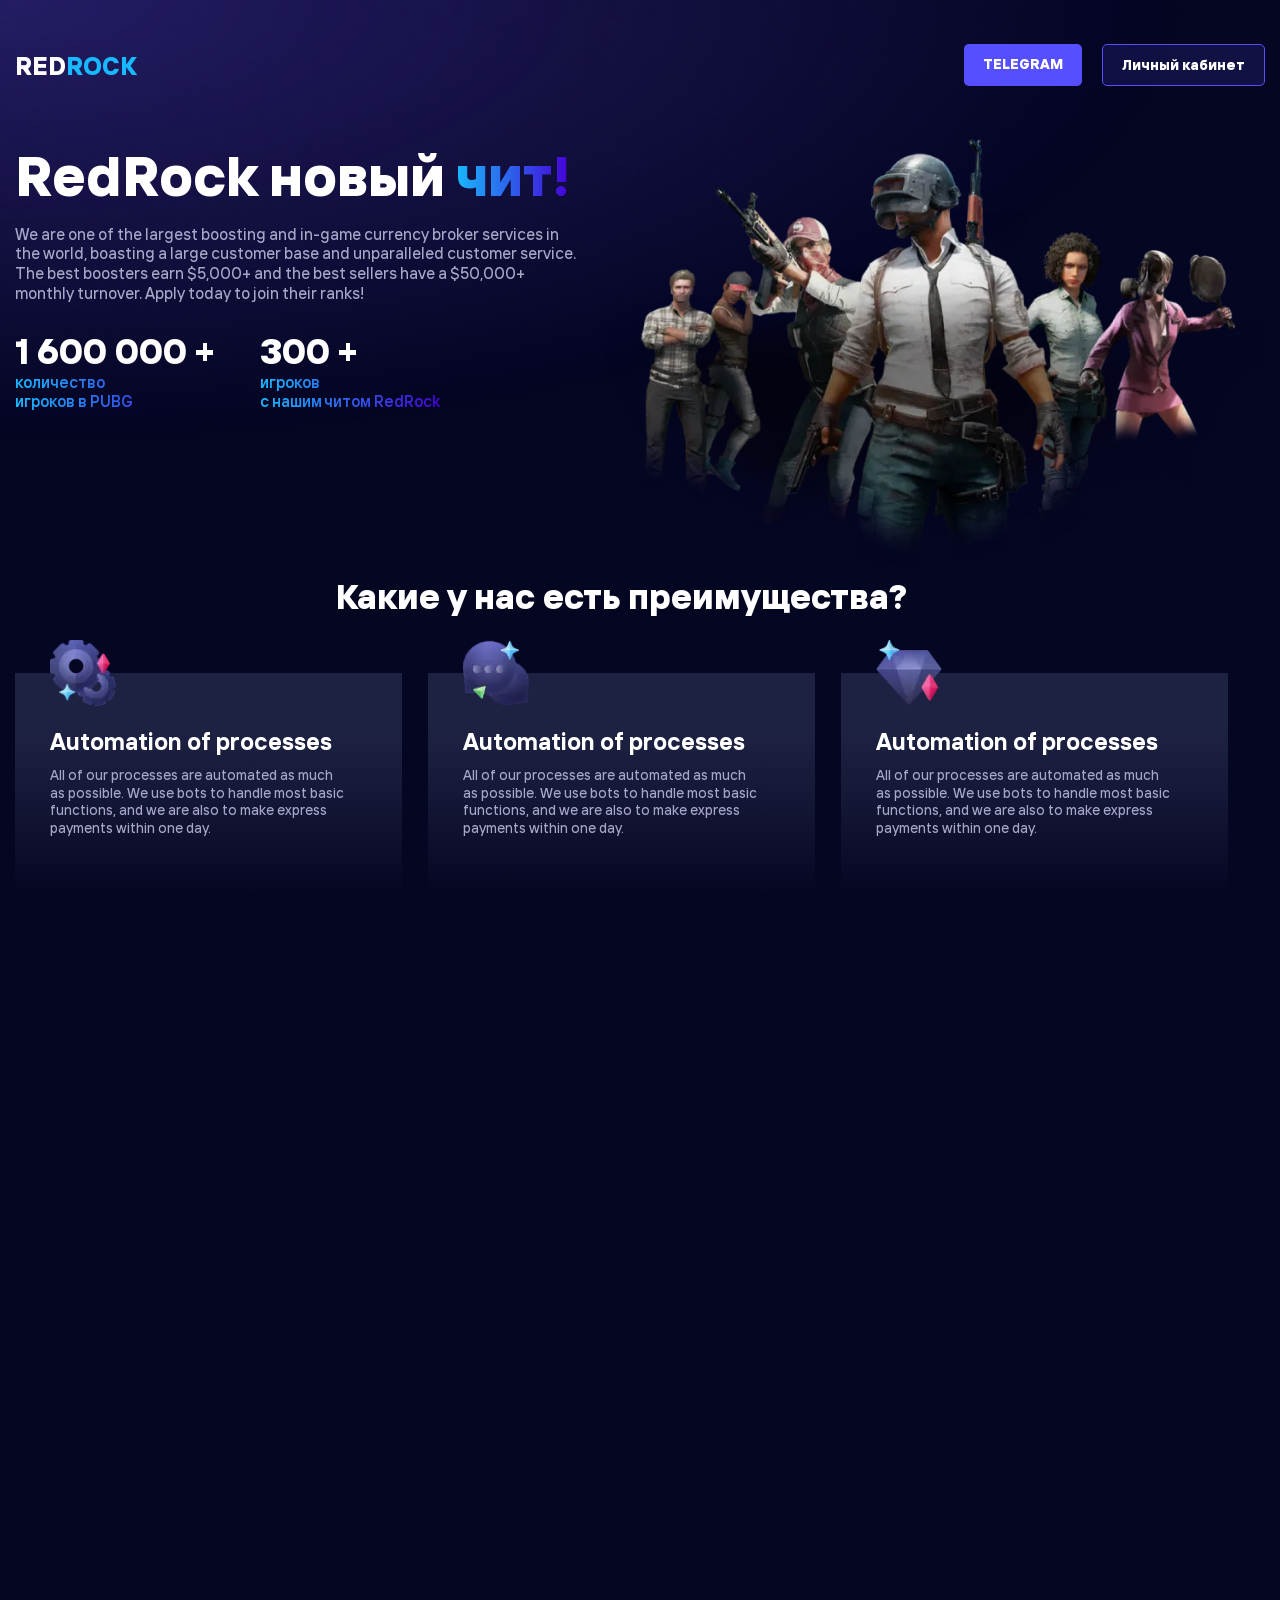
<file: index.html>
<!DOCTYPE html><html lang="ru"><head><!-- Google Tag Manager -->
<script>(function(w,d,s,l,i){w[l]=w[l]||[];w[l].push({'gtm.start':
new Date().getTime(),event:'gtm.js'});var f=d.getElementsByTagName(s)[0],
j=d.createElement(s),dl=l!='dataLayer'?'&l='+l:'';j.async=true;j.src=
'https://www.googletagmanager.com/gtm.js?id='+i+dl;f.parentNode.insertBefore(j,f);
})(window,document,'script','dataLayer','GTM-WSGQTXVS');</script>
<!-- End Google Tag Manager -->
  <meta charset="UTF-8"><meta http-equiv="X-UA-Compatible" content="IE=edge"><meta name="viewport" content="width=device-width,initial-scale=1"><link rel="stylesheet" href="css/style.min.css?_v=20220926040759"><title>Document</title></head><body><!-- Google Tag Manager (noscript) -->
<noscript><iframe src="https://www.googletagmanager.com/ns.html?id=GTM-WSGQTXVS"
height="0" width="0" style="display:none;visibility:hidden"></iframe></noscript>
<!-- End Google Tag Manager (noscript) --><picture><source srcset="./img/fon.webp" type="image/webp"><img class="fon-img" src="./img/fon.png" alt="fon"></picture><div class="wrapper"><header class="header"><div class="header__container"><div class="header__inner"><a href="#" class="header__logo">RED<span>ROCK</span></a><div class="header__buttons"><a href="#" class="header__telegram-btn btnColor1 button1">TELEGRAM</a> <a href="#" class="header__user-btn button2">Личный кабинет</a></div></div></div></header><main class="page"><section class="page__top top-page"><div class="top-page__container"><div class="top-page__inner"><div class="top-page__left-block"><h1 class="top-page__title">RedRock новый <span>чит!</span></h1><p class="top-page__text">We are one of the largest boosting and in-game currency broker services in the world, boasting a large customer base and unparalleled customer service. The best boosters earn $5,000+ and the best sellers have a $50,000+ monthly turnover. Apply today to join their ranks!</p><div class="top-page__statistics statistics"><div class="statistics__block"><div class="statistics__number">1 600 000 +</div><div class="statistics__text">количество</div><div class="statistics__text">игроков в PUBG</div></div><div class="statistics__block"><div class="statistics__number">300 +</div><div class="statistics__text">игроков</div><div class="statistics__text">с нашим читом RedRock</div></div></div></div><div class="top-page__img"><picture><source srcset="img/top.webp" type="image/webp"><img src="img/top.png" alt="img"></picture></div></div></div></section><section class="advantages"><div class="advantages__container"><div class="advantages__inner"><h2 class="advantages__title title">Какие у нас есть преимущества?</h2><div class="advantages__blocks"><div class="advantages__block"><div class="advantages__block-img"><picture><source srcset="./img/1.webp" type="image/webp"><img src="./img/1.png" alt=""></picture></div><h3 class="advantages__block-title">Automation of processes</h3><p class="advantages__block-text">All of our processes are automated as much as possible. We use bots to handle most basic functions, and we are also to make express payments within one day.</p></div><div class="advantages__block"><div class="advantages__block-img"><picture><source srcset="./img/2.webp" type="image/webp"><img src="./img/2.png" alt=""></picture></div><h3 class="advantages__block-title">Automation of processes</h3><p class="advantages__block-text">All of our processes are automated as much as possible. We use bots to handle most basic functions, and we are also to make express payments within one day.</p></div><div class="advantages__block"><div class="advantages__block-img"><picture><source srcset="./img/3.webp" type="image/webp"><img src="./img/3.png" alt=""></picture></div><h3 class="advantages__block-title">Automation of processes</h3><p class="advantages__block-text">All of our processes are automated as much as possible. We use bots to handle most basic functions, and we are also to make express payments within one day.</p></div></div></div></div></section><section class="platforms"><h2 class="platforms__title title">Платформы для нашего чита</h2><div class="platforms__inner"><div class="platforms__body"><div class="platforms__images"><div class="platforms__image platforms__image-none"><picture><source srcset="./img/android-1.webp" type="image/webp"><img src="./img/android-1.png" alt="img"></picture></div><div class="platforms__image"><span class="platforms__image-text">Menu</span><picture><source srcset="./img/android-2.webp" type="image/webp"><img src="./img/android-2.jpg" alt="img"></picture></div></div><div class="platforms__content"><h6 class="platforms__subtitle">Android <svg width="25" height="28" viewBox="0 0 25 28" fill="none" xmlns="http://www.w3.org/2000/svg"><path fill-rule="evenodd" clip-rule="evenodd" d="M7.32518 0.0538443C7.17902 0.164252 7.19631 0.206856 7.87691 1.4133C8.22064 2.0226 8.50189 2.53312 8.50189 2.54781C8.50189 2.56249 8.39957 2.62856 8.27451 2.69462C6.60855 3.57473 5.31791 5.02717 4.752 6.65872C4.53001 7.29874 4.38889 8.043 4.38889 8.57387V8.78091H12.4985L20.6082 8.78094L20.5897 8.41386C20.5055 6.74211 19.7238 5.12302 18.408 3.89472C17.9057 3.42583 17.3136 3.00094 16.7357 2.69462C16.611 2.62856 16.5091 2.56249 16.5091 2.54781C16.5091 2.53312 16.7903 2.02286 17.134 1.41392C17.8257 0.188463 17.8451 0.136516 17.6458 0.0375608C17.5451 -0.0124375 17.4535 -0.0120371 17.378 0.0387086C17.3451 0.0608382 17.1026 0.460264 16.8391 0.926292C16.5755 1.39235 16.2865 1.90207 16.1967 2.05901L16.0335 2.34434L15.8469 2.26837C15.1512 1.98496 14.2499 1.76785 13.395 1.67768C12.9501 1.63075 11.9646 1.63692 11.5161 1.68945C10.7402 1.78029 10.0454 1.94409 9.36127 2.19734L8.97765 2.33935L8.3492 1.229C8.00355 0.618294 7.68962 0.09159 7.65156 0.0585692C7.56375 -0.0176695 7.42255 -0.019725 7.32518 0.0538443ZM9.1004 4.72114C9.22582 4.77384 9.38028 4.9296 9.43743 5.06093C9.4866 5.17393 9.4866 5.44739 9.43743 5.56038C9.33459 5.79673 9.08289 5.95666 8.81368 5.95666C8.61257 5.95666 8.4826 5.90525 8.34178 5.77001C8.12863 5.56532 8.08424 5.22769 8.23746 4.97663C8.41675 4.68281 8.76434 4.5799 9.1004 4.72114ZM16.385 4.68257C16.7925 4.79933 16.9868 5.23912 16.7931 5.606C16.5517 6.06301 15.9197 6.0838 15.6333 5.64415C15.5679 5.54383 15.5486 5.48022 15.541 5.34053C15.5327 5.18829 15.5422 5.14369 15.6098 5.01836C15.7039 4.84364 15.8476 4.72779 16.0276 4.68126C16.2021 4.63623 16.2235 4.63631 16.385 4.68257ZM1.50303 9.12647C0.936428 9.26012 0.395175 9.66606 0.162824 10.1316C-0.012628 10.4833 -0.00478963 10.2681 0.00343813 14.4999L0.0109433 18.3508L0.0838536 18.5308C0.198431 18.8136 0.326573 18.9941 0.570654 19.2166C0.961639 19.573 1.43012 19.7588 1.9428 19.7608C2.26988 19.762 2.44617 19.7237 2.7489 19.5856C3.2138 19.3736 3.60047 18.8972 3.70791 18.4042C3.74254 18.2452 3.74868 17.6503 3.7491 14.4187C3.74963 10.2074 3.75897 10.4319 3.56728 10.0489C3.33376 9.58227 2.88143 9.23436 2.35258 9.11461C2.12148 9.06229 1.75339 9.06742 1.50303 9.12647ZM22.6016 9.12844C22.1068 9.25294 21.6725 9.58948 21.4583 10.0143C21.2511 10.4256 21.2623 10.1724 21.2623 14.4134C21.2623 18.6598 21.2511 18.4106 21.4601 18.8176C21.5514 18.9956 21.6246 19.0901 21.8011 19.2584C22.1676 19.6079 22.5537 19.763 23.0542 19.7618C23.3968 19.761 23.613 19.7103 23.9437 19.5534C24.4315 19.322 24.77 18.963 24.9363 18.5009L25 18.3241V14.4134V10.5027L24.9372 10.3292C24.9027 10.2337 24.837 10.0931 24.7913 10.0165C24.614 9.71969 24.2159 9.38601 23.8603 9.23634C23.4804 9.07639 22.9792 9.03341 22.6016 9.12844ZM4.4511 15.1542C4.45961 21.6251 4.43779 21.0014 4.67189 21.4607C4.83536 21.7814 5.16681 22.0997 5.50075 22.2567C5.89774 22.4433 5.97093 22.4546 6.86973 22.4683L7.66888 22.4805L7.67197 22.6713C7.67366 22.7762 7.68434 23.715 7.69565 24.7574C7.71841 26.8524 7.71019 26.7593 7.90649 27.1409C8.10534 27.5275 8.5505 27.8516 9.03091 27.9594C9.29067 28.0177 9.72435 28.0126 9.98686 27.9481C10.6207 27.7924 11.0937 27.3383 11.2391 26.7457C11.2753 26.5984 11.2817 26.2676 11.282 24.5238L11.2824 22.475H12.5055H13.7285L13.7289 24.5238C13.7294 26.8017 13.7253 26.7459 13.9167 27.1198C14.1243 27.5258 14.5682 27.8481 15.0766 27.9622C15.3692 28.0279 15.8704 28.0052 16.1485 27.9136C16.7193 27.7256 17.1249 27.3137 17.2782 26.7663C17.3197 26.6182 17.3261 26.3662 17.3348 24.5399L17.3446 22.4804L18.1425 22.4677C19.041 22.4534 19.1474 22.4375 19.5032 22.2636C19.9925 22.0245 20.3363 21.6237 20.5011 21.1003C20.5489 20.9481 20.5518 20.6529 20.5593 15.1675L20.5672 9.39488H12.5054H4.44351L4.4511 15.1542Z" fill="#A7A7C8"/></svg></h6><p class="platforms__text">Наш софт поддерживает все версии Android. После оплаты Вы получаете файл для установки нашего чита, а также, видео-инструкцию. Удалять старый PUBG MOBILE не требуется! Все работает на оригинальной версии. Вход в аккаунт работает со всех доступных сервисов.</p><div class="platforms__subtitle-list">Функционал:</div><ul class="platforms__list"><li class="platforms__item"><span class="platforms__item-text">WallHack - видеть противника сквозь стены</span></li><li class="platforms__item"><span class="platforms__item-text">AimBot - автоматическая наводка на противнка (тело:голова)</span></li><li class="platforms__item"><span class="platforms__item-text">LootHack - показывает все вещи сквозь стены</span></li><li class="platforms__item"><span class="platforms__item-text">NoRecoil - антиотдача на любое оружие (можно настроить %)</span></li><li class="platforms__item"><span class="platforms__item-text">JumpPring - можно заехать на любое здание с помощью авто.</span></li><li class="platforms__item"><span class="platforms__item-text">AntiBlocked - профессиональный анти-бан, за который еще не было ни одного бана, даем гарантию в течение всего срока тарифа.</span></li></ul><div class="platforms__actions"><button class="platforms__btn button1">КУПИТЬ</button><div class="platforms__actions-text">Если после оплаты у Вас возникли вопросы, то обращайтесь в <a href="#" class="platforms__actions-link">TELEGRAM</a></div></div></div></div></div></section><section class="platforms"><div class="platforms__body platforms__body-ios"><div class="platforms__content"><h6 class="platforms__subtitle">iOS <svg width="24" height="32" viewBox="0 0 24 32" fill="none" xmlns="http://www.w3.org/2000/svg"><path fill-rule="evenodd" clip-rule="evenodd" d="M18.8199 0.0488563C15.8121 0.497609 13.7 1.88528 12.675 4.08603C12.2534 4.99121 12.0054 6.09916 12.0054 7.07766V7.3544L12.2841 7.33262C13.2018 7.26087 14.2327 7.02874 15.0061 6.71976C17.5214 5.71478 19.014 3.5475 19.2043 0.623701C19.2372 0.118548 19.2283 -0.00613967 19.1598 0.000228628C19.1391 0.0021881 18.9861 0.0240363 18.8199 0.0488563ZM17.3708 9.81616C16.4353 9.87651 16.0536 9.97161 13.9959 10.6572L12.1813 11.2619L11.1938 10.9337C10.6507 10.7533 9.94692 10.5191 9.62984 10.4133C8.63547 10.0816 7.89922 9.96704 6.97439 10.0002C4.70998 10.0814 2.94774 11.1743 1.51437 13.3865C-0.462261 16.4371 -0.50391 20.3035 1.38952 24.9714C2.59461 27.9422 4.1508 30.2116 5.72319 31.291C6.6163 31.9041 7.45094 32.1047 8.46582 31.9501C8.87432 31.8879 9.26133 31.764 9.8548 31.5052C10.9679 31.02 11.4637 30.8927 12.5064 30.8247C12.9402 30.7964 13.0705 30.7992 13.3183 30.8424C13.8602 30.9369 14.6569 31.1537 15.4125 31.4122C16.7524 31.8705 16.9599 31.918 17.6097 31.915C17.9982 31.9132 18.1193 31.8998 18.3739 31.8303C19.124 31.6255 19.7992 31.1715 20.552 30.3658C21.8007 29.0293 22.9947 26.9979 23.7961 24.8462C24.0142 24.2607 24.0236 24.2289 23.9779 24.2289C23.9188 24.2289 23.3329 23.9179 23.0478 23.7352C21.5541 22.7778 20.5737 21.3867 20.2327 19.7407C20.1656 19.4169 20.148 19.2259 20.1342 18.67C20.1153 17.9149 20.1483 17.4768 20.271 16.8512C20.5333 15.514 21.1604 14.3456 22.0357 13.5635C22.3292 13.3013 22.7706 12.9991 23.0412 12.8752C23.1527 12.8241 23.2444 12.775 23.2448 12.766C23.2471 12.7229 22.7978 12.1457 22.5692 11.8981C21.2333 10.4505 19.3332 9.68958 17.3708 9.81616Z" fill="#A7A7C8"/></svg></h6><p class="platforms__text">Наш софт поддерживает все версии iOS. После оплаты Вы получаете файл для установки нашего чита, а также, видео-инструкцию. Удалять старый PUBG MOBILE не требуется! Все работает на оригинальной версии. Вход в аккаунт работает со всех доступных сервисов.</p><div class="platforms__subtitle-list">Функционал:</div><ul class="platforms__list"><li class="platforms__item"><span class="platforms__item-text">WallHack - видеть противника сквозь стены</span></li><li class="platforms__item"><span class="platforms__item-text">AimBot - автоматическая наводка на противнка (тело:голова)</span></li><li class="platforms__item"><span class="platforms__item-text">LootHack - показывает все вещи сквозь стены</span></li><li class="platforms__item"><span class="platforms__item-text">NoRecoil - антиотдача на любое оружие (можно настроить %)</span></li><li class="platforms__item"><span class="platforms__item-text">JumpPring - можно заехать на любое здание с помощью авто.</span></li><li class="platforms__item"><span class="platforms__item-text">AntiBlocked - профессиональный анти-бан, за который еще не было ни одного бана, даем гарантию в течение всего срока тарифа.</span></li></ul><div class="platforms__actions"><button class="platforms__btn button1">КУПИТЬ</button><div class="platforms__actions-text">Если после оплаты у Вас возникли вопросы, то обращайтесь в <a href="#" class="platforms__actions-link">TELEGRAM</a></div></div></div><div class="platforms__images"><div class="platforms__image"><span class="platforms__image-text">Menu</span><picture><source srcset="./img/IOS-1.webp" type="image/webp"><img src="./img/IOS-1.png" alt="img"></picture></div><div class="platforms__image platforms__image-none"><picture><source srcset="./img/IOS-2.webp" type="image/webp"><img src="./img/IOS-2.png" alt="img"></picture></div></div></div></section><section class="tariffs"><div class="tariffs__container"><h2 class="tariffs__title">Тарифы RedRock</h2><div class="tariffs__buttons"><button class="tariffs__button button1 btnColor1">Android</button> <button class="tariffs__button button2">iOS</button></div><div class="tariffs__inner"><div class="tariffs__tariff tariff"><div class="tariff__icon"><svg width="29" height="33" viewBox="0 0 25 28" fill="none" xmlns="http://www.w3.org/2000/svg"><path fill-rule="evenodd" clip-rule="evenodd" d="M7.32518 0.0538443C7.17902 0.164252 7.19631 0.206856 7.87691 1.4133C8.22064 2.0226 8.50189 2.53312 8.50189 2.54781C8.50189 2.56249 8.39957 2.62856 8.27451 2.69462C6.60855 3.57473 5.31791 5.02717 4.752 6.65872C4.53001 7.29874 4.38889 8.043 4.38889 8.57387V8.78091H12.4985L20.6082 8.78094L20.5897 8.41386C20.5055 6.74211 19.7238 5.12302 18.408 3.89472C17.9057 3.42583 17.3136 3.00094 16.7357 2.69462C16.611 2.62856 16.5091 2.56249 16.5091 2.54781C16.5091 2.53312 16.7903 2.02286 17.134 1.41392C17.8257 0.188463 17.8451 0.136516 17.6458 0.0375608C17.5451 -0.0124375 17.4535 -0.0120371 17.378 0.0387086C17.3451 0.0608382 17.1026 0.460264 16.8391 0.926292C16.5755 1.39235 16.2865 1.90207 16.1967 2.05901L16.0335 2.34434L15.8469 2.26837C15.1512 1.98496 14.2499 1.76785 13.395 1.67768C12.9501 1.63075 11.9646 1.63692 11.5161 1.68945C10.7402 1.78029 10.0454 1.94409 9.36127 2.19734L8.97765 2.33935L8.3492 1.229C8.00355 0.618294 7.68962 0.09159 7.65156 0.0585692C7.56375 -0.0176695 7.42255 -0.019725 7.32518 0.0538443ZM9.1004 4.72114C9.22582 4.77384 9.38028 4.9296 9.43743 5.06093C9.4866 5.17393 9.4866 5.44739 9.43743 5.56038C9.33459 5.79673 9.08289 5.95666 8.81368 5.95666C8.61257 5.95666 8.4826 5.90525 8.34178 5.77001C8.12863 5.56532 8.08424 5.22769 8.23746 4.97663C8.41675 4.68281 8.76434 4.5799 9.1004 4.72114ZM16.385 4.68257C16.7925 4.79933 16.9868 5.23912 16.7931 5.606C16.5517 6.06301 15.9197 6.0838 15.6333 5.64415C15.5679 5.54383 15.5486 5.48022 15.541 5.34053C15.5327 5.18829 15.5422 5.14369 15.6098 5.01836C15.7039 4.84364 15.8476 4.72779 16.0276 4.68126C16.2021 4.63623 16.2235 4.63631 16.385 4.68257ZM1.50303 9.12647C0.936428 9.26012 0.395175 9.66606 0.162824 10.1316C-0.012628 10.4833 -0.00478963 10.2681 0.00343813 14.4999L0.0109433 18.3508L0.0838536 18.5308C0.198431 18.8136 0.326573 18.9941 0.570654 19.2166C0.961639 19.573 1.43012 19.7588 1.9428 19.7608C2.26988 19.762 2.44617 19.7237 2.7489 19.5856C3.2138 19.3736 3.60047 18.8972 3.70791 18.4042C3.74254 18.2452 3.74868 17.6503 3.7491 14.4187C3.74963 10.2074 3.75897 10.4319 3.56728 10.0489C3.33376 9.58227 2.88143 9.23436 2.35258 9.11461C2.12148 9.06229 1.75339 9.06742 1.50303 9.12647ZM22.6016 9.12844C22.1068 9.25294 21.6725 9.58948 21.4583 10.0143C21.2511 10.4256 21.2623 10.1724 21.2623 14.4134C21.2623 18.6598 21.2511 18.4106 21.4601 18.8176C21.5514 18.9956 21.6246 19.0901 21.8011 19.2584C22.1676 19.6079 22.5537 19.763 23.0542 19.7618C23.3968 19.761 23.613 19.7103 23.9437 19.5534C24.4315 19.322 24.77 18.963 24.9363 18.5009L25 18.3241V14.4134V10.5027L24.9372 10.3292C24.9027 10.2337 24.837 10.0931 24.7913 10.0165C24.614 9.71969 24.2159 9.38601 23.8603 9.23634C23.4804 9.07639 22.9792 9.03341 22.6016 9.12844ZM4.4511 15.1542C4.45961 21.6251 4.43779 21.0014 4.67189 21.4607C4.83536 21.7814 5.16681 22.0997 5.50075 22.2567C5.89774 22.4433 5.97093 22.4546 6.86973 22.4683L7.66888 22.4805L7.67197 22.6713C7.67366 22.7762 7.68434 23.715 7.69565 24.7574C7.71841 26.8524 7.71019 26.7593 7.90649 27.1409C8.10534 27.5275 8.5505 27.8516 9.03091 27.9594C9.29067 28.0177 9.72435 28.0126 9.98686 27.9481C10.6207 27.7924 11.0937 27.3383 11.2391 26.7457C11.2753 26.5984 11.2817 26.2676 11.282 24.5238L11.2824 22.475H12.5055H13.7285L13.7289 24.5238C13.7294 26.8017 13.7253 26.7459 13.9167 27.1198C14.1243 27.5258 14.5682 27.8481 15.0766 27.9622C15.3692 28.0279 15.8704 28.0052 16.1485 27.9136C16.7193 27.7256 17.1249 27.3137 17.2782 26.7663C17.3197 26.6182 17.3261 26.3662 17.3348 24.5399L17.3446 22.4804L18.1425 22.4677C19.041 22.4534 19.1474 22.4375 19.5032 22.2636C19.9925 22.0245 20.3363 21.6237 20.5011 21.1003C20.5489 20.9481 20.5518 20.6529 20.5593 15.1675L20.5672 9.39488H12.5054H4.44351L4.4511 15.1542Z" fill="#A7A7C8"/></svg></div><div class="tariff__block"><div class="tariff__block-top"><h6 class="tariff__name">Default</h6><ul class="tariff__list"><li class="tariff__item">Весь функционал чита</li><li class="tariff__item">Поддержка 24/7 от менеджера</li><li class="tariff__item">Доступ к новым функциям</li><li class="tariff__item">Автоматические обновления чита</li><li class="tariff__item">Гарантия на Anti-Ban (30 дней)</li></ul></div><div class="tariff__value"><div class="tariff__price">999 rub</div><div class="tariff__time">30 дней</div></div><a href="#" class="tariff__button">ПЕРЕЙТИ К ОПЛАТЕ</a></div></div><div class="tariffs__tariff tariff"><div class="tariff__icon"><svg width="29" height="33" viewBox="0 0 25 28" fill="none" xmlns="http://www.w3.org/2000/svg"><path fill-rule="evenodd" clip-rule="evenodd" d="M7.32518 0.0538443C7.17902 0.164252 7.19631 0.206856 7.87691 1.4133C8.22064 2.0226 8.50189 2.53312 8.50189 2.54781C8.50189 2.56249 8.39957 2.62856 8.27451 2.69462C6.60855 3.57473 5.31791 5.02717 4.752 6.65872C4.53001 7.29874 4.38889 8.043 4.38889 8.57387V8.78091H12.4985L20.6082 8.78094L20.5897 8.41386C20.5055 6.74211 19.7238 5.12302 18.408 3.89472C17.9057 3.42583 17.3136 3.00094 16.7357 2.69462C16.611 2.62856 16.5091 2.56249 16.5091 2.54781C16.5091 2.53312 16.7903 2.02286 17.134 1.41392C17.8257 0.188463 17.8451 0.136516 17.6458 0.0375608C17.5451 -0.0124375 17.4535 -0.0120371 17.378 0.0387086C17.3451 0.0608382 17.1026 0.460264 16.8391 0.926292C16.5755 1.39235 16.2865 1.90207 16.1967 2.05901L16.0335 2.34434L15.8469 2.26837C15.1512 1.98496 14.2499 1.76785 13.395 1.67768C12.9501 1.63075 11.9646 1.63692 11.5161 1.68945C10.7402 1.78029 10.0454 1.94409 9.36127 2.19734L8.97765 2.33935L8.3492 1.229C8.00355 0.618294 7.68962 0.09159 7.65156 0.0585692C7.56375 -0.0176695 7.42255 -0.019725 7.32518 0.0538443ZM9.1004 4.72114C9.22582 4.77384 9.38028 4.9296 9.43743 5.06093C9.4866 5.17393 9.4866 5.44739 9.43743 5.56038C9.33459 5.79673 9.08289 5.95666 8.81368 5.95666C8.61257 5.95666 8.4826 5.90525 8.34178 5.77001C8.12863 5.56532 8.08424 5.22769 8.23746 4.97663C8.41675 4.68281 8.76434 4.5799 9.1004 4.72114ZM16.385 4.68257C16.7925 4.79933 16.9868 5.23912 16.7931 5.606C16.5517 6.06301 15.9197 6.0838 15.6333 5.64415C15.5679 5.54383 15.5486 5.48022 15.541 5.34053C15.5327 5.18829 15.5422 5.14369 15.6098 5.01836C15.7039 4.84364 15.8476 4.72779 16.0276 4.68126C16.2021 4.63623 16.2235 4.63631 16.385 4.68257ZM1.50303 9.12647C0.936428 9.26012 0.395175 9.66606 0.162824 10.1316C-0.012628 10.4833 -0.00478963 10.2681 0.00343813 14.4999L0.0109433 18.3508L0.0838536 18.5308C0.198431 18.8136 0.326573 18.9941 0.570654 19.2166C0.961639 19.573 1.43012 19.7588 1.9428 19.7608C2.26988 19.762 2.44617 19.7237 2.7489 19.5856C3.2138 19.3736 3.60047 18.8972 3.70791 18.4042C3.74254 18.2452 3.74868 17.6503 3.7491 14.4187C3.74963 10.2074 3.75897 10.4319 3.56728 10.0489C3.33376 9.58227 2.88143 9.23436 2.35258 9.11461C2.12148 9.06229 1.75339 9.06742 1.50303 9.12647ZM22.6016 9.12844C22.1068 9.25294 21.6725 9.58948 21.4583 10.0143C21.2511 10.4256 21.2623 10.1724 21.2623 14.4134C21.2623 18.6598 21.2511 18.4106 21.4601 18.8176C21.5514 18.9956 21.6246 19.0901 21.8011 19.2584C22.1676 19.6079 22.5537 19.763 23.0542 19.7618C23.3968 19.761 23.613 19.7103 23.9437 19.5534C24.4315 19.322 24.77 18.963 24.9363 18.5009L25 18.3241V14.4134V10.5027L24.9372 10.3292C24.9027 10.2337 24.837 10.0931 24.7913 10.0165C24.614 9.71969 24.2159 9.38601 23.8603 9.23634C23.4804 9.07639 22.9792 9.03341 22.6016 9.12844ZM4.4511 15.1542C4.45961 21.6251 4.43779 21.0014 4.67189 21.4607C4.83536 21.7814 5.16681 22.0997 5.50075 22.2567C5.89774 22.4433 5.97093 22.4546 6.86973 22.4683L7.66888 22.4805L7.67197 22.6713C7.67366 22.7762 7.68434 23.715 7.69565 24.7574C7.71841 26.8524 7.71019 26.7593 7.90649 27.1409C8.10534 27.5275 8.5505 27.8516 9.03091 27.9594C9.29067 28.0177 9.72435 28.0126 9.98686 27.9481C10.6207 27.7924 11.0937 27.3383 11.2391 26.7457C11.2753 26.5984 11.2817 26.2676 11.282 24.5238L11.2824 22.475H12.5055H13.7285L13.7289 24.5238C13.7294 26.8017 13.7253 26.7459 13.9167 27.1198C14.1243 27.5258 14.5682 27.8481 15.0766 27.9622C15.3692 28.0279 15.8704 28.0052 16.1485 27.9136C16.7193 27.7256 17.1249 27.3137 17.2782 26.7663C17.3197 26.6182 17.3261 26.3662 17.3348 24.5399L17.3446 22.4804L18.1425 22.4677C19.041 22.4534 19.1474 22.4375 19.5032 22.2636C19.9925 22.0245 20.3363 21.6237 20.5011 21.1003C20.5489 20.9481 20.5518 20.6529 20.5593 15.1675L20.5672 9.39488H12.5054H4.44351L4.4511 15.1542Z" fill="#A7A7C8"/></svg></div><div class="tariff__block"><div class="tariff__block-top"><h6 class="tariff__name colorYellow">Normal</h6><ul class="tariff__list"><li class="tariff__item">Весь функционал чита</li><li class="tariff__item">Поддержка 24/7 от менеджера</li><li class="tariff__item">Доступ к новым функциям</li><li class="tariff__item">Автоматические обновления чита</li><li class="tariff__item">Доступ к Beta-Версии</li><li class="tariff__item colorYellow">Гарантия на Anti-Ban (90 дней)</li></ul></div><div class="tariff__value"><div class="tariff__price">1899 rub</div><div class="tariff__time colorYellow">90 дней</div></div><a href="#" class="tariff__button">ПЕРЕЙТИ К ОПЛАТЕ</a></div></div><div class="tariffs__tariff tariff"><div class="tariff__icon"><svg width="29" height="33" viewBox="0 0 25 28" fill="none" xmlns="http://www.w3.org/2000/svg"><path fill-rule="evenodd" clip-rule="evenodd" d="M7.32518 0.0538443C7.17902 0.164252 7.19631 0.206856 7.87691 1.4133C8.22064 2.0226 8.50189 2.53312 8.50189 2.54781C8.50189 2.56249 8.39957 2.62856 8.27451 2.69462C6.60855 3.57473 5.31791 5.02717 4.752 6.65872C4.53001 7.29874 4.38889 8.043 4.38889 8.57387V8.78091H12.4985L20.6082 8.78094L20.5897 8.41386C20.5055 6.74211 19.7238 5.12302 18.408 3.89472C17.9057 3.42583 17.3136 3.00094 16.7357 2.69462C16.611 2.62856 16.5091 2.56249 16.5091 2.54781C16.5091 2.53312 16.7903 2.02286 17.134 1.41392C17.8257 0.188463 17.8451 0.136516 17.6458 0.0375608C17.5451 -0.0124375 17.4535 -0.0120371 17.378 0.0387086C17.3451 0.0608382 17.1026 0.460264 16.8391 0.926292C16.5755 1.39235 16.2865 1.90207 16.1967 2.05901L16.0335 2.34434L15.8469 2.26837C15.1512 1.98496 14.2499 1.76785 13.395 1.67768C12.9501 1.63075 11.9646 1.63692 11.5161 1.68945C10.7402 1.78029 10.0454 1.94409 9.36127 2.19734L8.97765 2.33935L8.3492 1.229C8.00355 0.618294 7.68962 0.09159 7.65156 0.0585692C7.56375 -0.0176695 7.42255 -0.019725 7.32518 0.0538443ZM9.1004 4.72114C9.22582 4.77384 9.38028 4.9296 9.43743 5.06093C9.4866 5.17393 9.4866 5.44739 9.43743 5.56038C9.33459 5.79673 9.08289 5.95666 8.81368 5.95666C8.61257 5.95666 8.4826 5.90525 8.34178 5.77001C8.12863 5.56532 8.08424 5.22769 8.23746 4.97663C8.41675 4.68281 8.76434 4.5799 9.1004 4.72114ZM16.385 4.68257C16.7925 4.79933 16.9868 5.23912 16.7931 5.606C16.5517 6.06301 15.9197 6.0838 15.6333 5.64415C15.5679 5.54383 15.5486 5.48022 15.541 5.34053C15.5327 5.18829 15.5422 5.14369 15.6098 5.01836C15.7039 4.84364 15.8476 4.72779 16.0276 4.68126C16.2021 4.63623 16.2235 4.63631 16.385 4.68257ZM1.50303 9.12647C0.936428 9.26012 0.395175 9.66606 0.162824 10.1316C-0.012628 10.4833 -0.00478963 10.2681 0.00343813 14.4999L0.0109433 18.3508L0.0838536 18.5308C0.198431 18.8136 0.326573 18.9941 0.570654 19.2166C0.961639 19.573 1.43012 19.7588 1.9428 19.7608C2.26988 19.762 2.44617 19.7237 2.7489 19.5856C3.2138 19.3736 3.60047 18.8972 3.70791 18.4042C3.74254 18.2452 3.74868 17.6503 3.7491 14.4187C3.74963 10.2074 3.75897 10.4319 3.56728 10.0489C3.33376 9.58227 2.88143 9.23436 2.35258 9.11461C2.12148 9.06229 1.75339 9.06742 1.50303 9.12647ZM22.6016 9.12844C22.1068 9.25294 21.6725 9.58948 21.4583 10.0143C21.2511 10.4256 21.2623 10.1724 21.2623 14.4134C21.2623 18.6598 21.2511 18.4106 21.4601 18.8176C21.5514 18.9956 21.6246 19.0901 21.8011 19.2584C22.1676 19.6079 22.5537 19.763 23.0542 19.7618C23.3968 19.761 23.613 19.7103 23.9437 19.5534C24.4315 19.322 24.77 18.963 24.9363 18.5009L25 18.3241V14.4134V10.5027L24.9372 10.3292C24.9027 10.2337 24.837 10.0931 24.7913 10.0165C24.614 9.71969 24.2159 9.38601 23.8603 9.23634C23.4804 9.07639 22.9792 9.03341 22.6016 9.12844ZM4.4511 15.1542C4.45961 21.6251 4.43779 21.0014 4.67189 21.4607C4.83536 21.7814 5.16681 22.0997 5.50075 22.2567C5.89774 22.4433 5.97093 22.4546 6.86973 22.4683L7.66888 22.4805L7.67197 22.6713C7.67366 22.7762 7.68434 23.715 7.69565 24.7574C7.71841 26.8524 7.71019 26.7593 7.90649 27.1409C8.10534 27.5275 8.5505 27.8516 9.03091 27.9594C9.29067 28.0177 9.72435 28.0126 9.98686 27.9481C10.6207 27.7924 11.0937 27.3383 11.2391 26.7457C11.2753 26.5984 11.2817 26.2676 11.282 24.5238L11.2824 22.475H12.5055H13.7285L13.7289 24.5238C13.7294 26.8017 13.7253 26.7459 13.9167 27.1198C14.1243 27.5258 14.5682 27.8481 15.0766 27.9622C15.3692 28.0279 15.8704 28.0052 16.1485 27.9136C16.7193 27.7256 17.1249 27.3137 17.2782 26.7663C17.3197 26.6182 17.3261 26.3662 17.3348 24.5399L17.3446 22.4804L18.1425 22.4677C19.041 22.4534 19.1474 22.4375 19.5032 22.2636C19.9925 22.0245 20.3363 21.6237 20.5011 21.1003C20.5489 20.9481 20.5518 20.6529 20.5593 15.1675L20.5672 9.39488H12.5054H4.44351L4.4511 15.1542Z" fill="#A7A7C8"/></svg> <svg width="24" height="32" viewBox="0 0 24 32" fill="none" xmlns="http://www.w3.org/2000/svg"><path fill-rule="evenodd" clip-rule="evenodd" d="M18.8199 0.0488563C15.8121 0.497609 13.7 1.88528 12.675 4.08603C12.2534 4.99121 12.0054 6.09916 12.0054 7.07766V7.3544L12.2841 7.33262C13.2018 7.26087 14.2327 7.02874 15.0061 6.71976C17.5214 5.71478 19.014 3.5475 19.2043 0.623701C19.2372 0.118548 19.2283 -0.00613967 19.1598 0.000228628C19.1391 0.0021881 18.9861 0.0240363 18.8199 0.0488563ZM17.3708 9.81616C16.4353 9.87651 16.0536 9.97161 13.9959 10.6572L12.1813 11.2619L11.1938 10.9337C10.6507 10.7533 9.94692 10.5191 9.62984 10.4133C8.63547 10.0816 7.89922 9.96704 6.97439 10.0002C4.70998 10.0814 2.94774 11.1743 1.51437 13.3865C-0.462261 16.4371 -0.50391 20.3035 1.38952 24.9714C2.59461 27.9422 4.1508 30.2116 5.72319 31.291C6.6163 31.9041 7.45094 32.1047 8.46582 31.9501C8.87432 31.8879 9.26133 31.764 9.8548 31.5052C10.9679 31.02 11.4637 30.8927 12.5064 30.8247C12.9402 30.7964 13.0705 30.7992 13.3183 30.8424C13.8602 30.9369 14.6569 31.1537 15.4125 31.4122C16.7524 31.8705 16.9599 31.918 17.6097 31.915C17.9982 31.9132 18.1193 31.8998 18.3739 31.8303C19.124 31.6255 19.7992 31.1715 20.552 30.3658C21.8007 29.0293 22.9947 26.9979 23.7961 24.8462C24.0142 24.2607 24.0236 24.2289 23.9779 24.2289C23.9188 24.2289 23.3329 23.9179 23.0478 23.7352C21.5541 22.7778 20.5737 21.3867 20.2327 19.7407C20.1656 19.4169 20.148 19.2259 20.1342 18.67C20.1153 17.9149 20.1483 17.4768 20.271 16.8512C20.5333 15.514 21.1604 14.3456 22.0357 13.5635C22.3292 13.3013 22.7706 12.9991 23.0412 12.8752C23.1527 12.8241 23.2444 12.775 23.2448 12.766C23.2471 12.7229 22.7978 12.1457 22.5692 11.8981C21.2333 10.4505 19.3332 9.68958 17.3708 9.81616Z" fill="#A7A7C8"/></svg></div><div class="tariff__block"><svg width="73" height="68" viewBox="0 0 73 68" fill="none" xmlns="http://www.w3.org/2000/svg"><path d="M36.5 0L44.9193 25.9119H72.1646L50.1227 41.9263L58.5419 67.8381L36.5 51.8237L14.4581 67.8381L22.8773 41.9263L0.835381 25.9119H28.0807L36.5 0Z" fill="#FFB800"/></svg><div class="tariff__block-top"><h6 class="tariff__name colorRed">Ultra</h6><ul class="tariff__list"><li class="tariff__item">Весь функционал чита</li><li class="tariff__item">Поддержка 24/7 от менеджера</li><li class="tariff__item">Доступ к новым функциям</li><li class="tariff__item">Автоматические обновления чита</li><li class="tariff__item">Доступ к Beta-Версии</li><li class="tariff__item colorRed">Доступ к iOS версии (навсегда)</li><li class="tariff__item colorRed">Гарантия на Anti-Ban (навсегда)</li></ul></div><div class="tariff__value"><div class="tariff__price">3500 rub</div><div class="tariff__time colorRed">Навсегда</div></div><a href="#" class="tariff__button">ПЕРЕЙТИ К ОПЛАТЕ</a></div></div></div></div></section><section class="questions"><div class="questions__container"><h2 class="questions__title title">Частые задаваемые вопрос</h2><div class="questions__spollers" data-spollers data-one-spoller><div class="questions__spoller"><button class="questions__spoller-title" data-spoller tabindex="-1" type="button">Как происходит установкачитов?</button><div class="questions__spoller-text">После оплаты Вы получаете файл для установки нашего чита, а также, видео-инструкцию. Удалять старый PUBG MOBILE не требуется! Все работает на оригинальной версии. Вход в аккаунт работает со всех доступных сервисов.</div></div><div class="questions__spoller"><button class="questions__spoller-title" data-spoller tabindex="-1" type="button">Как происходит установкачитов?</button><div class="questions__spoller-text">После оплаты Вы получаете файл для установки нашего чита, а также, видео-инструкцию. Удалять старый PUBG MOBILE не требуется! Все работает на оригинальной версии. Вход в аккаунт работает со всех доступных сервисов.</div></div><div class="questions__spoller"><button class="questions__spoller-title" data-spoller tabindex="-1" type="button">Как происходит установкачитов?</button><div class="questions__spoller-text">После оплаты Вы получаете файл для установки нашего чита, а также, видео-инструкцию. Удалять старый PUBG MOBILE не требуется! Все работает на оригинальной версии. Вход в аккаунт работает со всех доступных сервисов.</div></div><div class="questions__spoller"><button class="questions__spoller-title" data-spoller tabindex="-1" type="button">Как происходит установкачитов?</button><div class="questions__spoller-text">После оплаты Вы получаете файл для установки нашего чита, а также, видео-инструкцию. Удалять старый PUBG MOBILE не требуется! Все работает на оригинальной версии. Вход в аккаунт работает со всех доступных сервисов.</div></div></div></div></section></main><section class="footer"><div class="footer__container"><div class="footer__inner"><a href="#" class="footer__telegram-btn btnColor1 button1">TELEGRAM</a><div class="footer__payment"><a href="#"><picture><source srcset="img/mastercard.webp" type="image/webp"><img src="img/mastercard.png" alt="icon"></picture></a><a href="#"><picture><source srcset="img/visa.webp" type="image/webp"><img src="img/visa.png" alt="icon"></picture></a><a href="#"><picture><source srcset="img/pci.webp" type="image/webp"><img src="img/pci.png" alt="icon"></picture></a></div><div class="footer__cop">© RedRock 2022. All rights reserved. Diagorou 4, Kermia Building, 6th floor, Nicosia, Cyprus. Reg.</div></div></div></section></div><script src="js/app.min.js?_v=20220926040759"></script></body></html>
</file>
<file: css/style.min.css>
@charset "UTF-8";@font-face{font-family:TTInterfaces;font-display:swap;src:url(../fonts/TTInterfaces-Bold.woff2) format("woff2"),url(../fonts/TTInterfaces-Bold.woff) format("woff");font-weight:700;font-style:normal}@font-face{font-family:TTInterfaces;font-display:swap;src:url(../fonts/TTInterfaces-ExtraBold.woff2) format("woff2"),url(../fonts/TTInterfaces-ExtraBold.woff) format("woff");font-weight:800;font-style:normal}@font-face{font-family:TTInterfaces;font-display:swap;src:url(../fonts/TTInterfaces-Medium.woff2) format("woff2"),url(../fonts/TTInterfaces-Medium.woff) format("woff");font-weight:500;font-style:normal}@font-face{font-family:TTInterfaces;font-display:swap;src:url(../fonts/TTInterfaces-SemiBold.woff2) format("woff2"),url(../fonts/TTInterfaces-SemiBold.woff) format("woff");font-weight:600;font-style:normal}*{-webkit-box-sizing:border-box;box-sizing:border-box;margin:0;padding:0}h1,h2,h3,h4,h5,h6,p{font-size:inherit}button,input{border:none;font-family:inherit;font-size:inherit;color:inherit;line-height:1}button,input[type=submit]{background:0 0;cursor:pointer}button:focus,input:focus{outline:0}li,ul{list-style:none}a{text-decoration:none;color:inherit;line-height:1}img{display:block;max-width:100%;max-height:100%}html{height:100%;overflow-x:hidden}body{font-family:TTInterfaces;font-size:1rem;font-weight:500;color:#a7a7c8;line-height:1.25;height:100%;overflow-x:hidden;background-color:#0e112d;background-color:#050622}body._lock{overflow:hidden;-ms-touch-action:none;touch-action:none}body._lock-scrol{overflow:hidden;-ms-touch-action:none;touch-action:none}.wrapper{min-height:100%;display:-webkit-box;display:-ms-flexbox;display:flex;-webkit-box-orient:vertical;-webkit-box-direction:normal;-ms-flex-direction:column;flex-direction:column;overflow:hidden}.wrapper>main{-webkit-box-flex:1;-ms-flex:1 1 auto;flex:1 1 auto}.wrapper>*{min-width:0}[class*=__container]{max-width:85rem;-webkit-box-sizing:content-box;box-sizing:content-box;margin:0 auto;padding:0 .9375rem}[class*=-ibg]{position:relative}[class*=-ibg] img{position:absolute;width:100%;height:100%;top:0;left:0;-o-object-fit:cover;object-fit:cover}[class*=-ibg_contain] img{-o-object-fit:contain;object-fit:contain}.select{color:#484848;width:100%;position:relative;z-index:5;font-size:.875rem;font-weight:600;min-width:11.25rem}.select__inner{position:relative}.select__input{border:1px solid rgba(0,0,0,.2);border-radius:20px;min-height:2.5rem;display:-webkit-box;display:-ms-flexbox;display:flex;-webkit-box-align:center;-ms-flex-align:center;align-items:center;-webkit-box-pack:justify;-ms-flex-pack:justify;justify-content:space-between;gap:.4375rem;padding-top:.375rem;padding-bottom:.375rem;padding-left:1.8125rem;padding-right:1.0625rem;cursor:pointer;background-color:#fff}.select.open .select__input{border-bottom:1px solid transparent;border-bottom-left-radius:0;border-bottom-right-radius:0}.select__value{white-space:nowrap}.select__placeholder{color:#ccc}.select__arrow{border-left:1px solid rgba(0,0,0,.2);padding-left:1rem;-ms-flex-item-align:stretch;-ms-grid-row-align:stretch;align-self:stretch;display:-webkit-box;display:-ms-flexbox;display:flex;-webkit-box-align:center;-ms-flex-align:center;align-items:center}.select__arrow span{display:inline-block;-webkit-transition:-webkit-transform .1s;transition:-webkit-transform .1s;-o-transition:transform .1s;transition:transform .1s;transition:transform .1s,-webkit-transform .1s;line-height:0}.select__arrow span svg{width:.625rem;height:.375rem}.select.open .select__arrow span{-webkit-transform:rotate(-180deg);-ms-transform:rotate(-180deg);transform:rotate(-180deg)}.select__dropdown{display:none;position:absolute;border:1px solid #ccc;border-bottom-right-radius:5px;border-bottom-left-radius:5px;top:100%;left:0;right:0;max-height:12.5rem;overflow-y:auto;-webkit-box-shadow:2px 3px 5px rgba(0,0,0,.3);box-shadow:2px 3px 5px rgba(0,0,0,.3);background-color:#fff}.select.open .select__dropdown{display:block}.select__item{padding:.625rem 1rem;-webkit-transition:background-color .15s ease-in;-o-transition:background-color .15s ease-in;transition:background-color .15s ease-in}.select__item:not(:last-child){border-bottom:1px solid #ccc}.select__item.selected{background-color:rgba(151,200,109,.3411764706)}.select__item:hover{background-color:#eee;cursor:pointer}.button1{color:#fff;font-weight:800;border-radius:5px;font-size:.875rem;-webkit-transition:opacity .2s;-o-transition:opacity .2s;transition:opacity .2s;padding:.8125rem 1.1875rem;display:inline-block}.button2{color:#fff;font-weight:800;font-size:.875rem;border-radius:5px;background:rgba(86,79,255,.15);border:1px solid #564fff;-webkit-transition:opacity .2s;-o-transition:opacity .2s;transition:opacity .2s;padding:.8125rem 1.1875rem;display:inline-block}.header__inner{display:-webkit-box;display:-ms-flexbox;display:flex;-webkit-box-pack:justify;-ms-flex-pack:justify;justify-content:space-between;-webkit-box-align:center;-ms-flex-align:center;align-items:center;gap:.625rem;padding-top:2.875rem;padding-bottom:3.375rem}.header__logo{color:#fff;font-weight:800;font-size:1.5625rem}.header__logo span{color:#18baff}.header__buttons{display:-webkit-box;display:-ms-flexbox;display:flex;gap:1.25rem}.top-page__inner{display:-webkit-box;display:-ms-flexbox;display:flex;-webkit-column-gap:1.5625rem;-moz-column-gap:1.5625rem;column-gap:1.5625rem}.top-page__left-block{max-width:35.1875rem}.top-page__title{font-weight:800;font-size:3.5rem;line-height:1.2857142857;color:#fff;margin-bottom:.875rem}.top-page__title span{color:#18baff;background:-webkit-gradient(linear,left top,right top,from(#18baff),to(#4500d9));background:-o-linear-gradient(left,#18baff 0,#4500d9 100%);background:linear-gradient(90deg,#18baff 0,#4500d9 100%);-webkit-background-clip:text;-webkit-text-fill-color:transparent}.top-page__text{margin-bottom:1.5625rem;font-size:1rem}.top-page__statistics{display:-webkit-box;display:-ms-flexbox;display:flex;gap:2.9375rem}.statistics{margin-bottom:3.125rem}.statistics__number{color:#fff;font-weight:800;white-space:nowrap;font-size:2.25rem}.statistics__text{font-weight:600;font-size:1rem;background:-webkit-gradient(linear,left top,right top,from(#18baff),to(#4500d9));background:-o-linear-gradient(left,#18baff 0,#4500d9 100%);background:linear-gradient(90deg,#18baff 0,#4500d9 100%);-webkit-background-clip:text;-webkit-text-fill-color:transparent}.advantages{padding-bottom:5rem;padding-bottom:5rem}.advantages__inner{display:inline-block}.advantages__title{margin-bottom:3.4375rem;text-align:center}.advantages__blocks{display:-webkit-box;display:-ms-flexbox;display:flex;-webkit-column-gap:1.625rem;-moz-column-gap:1.625rem;column-gap:1.625rem}.advantages__block{width:100%;position:relative;background:-webkit-gradient(linear,left top,left bottom,color-stop(27.07%,#1e2242),to(rgba(30,34,66,0)));background:-o-linear-gradient(#1e2242 27.07%,rgba(30,34,66,0) 100%);background:linear-gradient(#1e2242 27.07%,rgba(30,34,66,0) 100%);padding-top:3.375rem;padding-bottom:3.6875rem;padding-left:2.1875rem;padding-right:3.375rem}.advantages__block-img{position:absolute;top:0;-webkit-transform:translateY(-50%);-ms-transform:translateY(-50%);transform:translateY(-50%);left:2.1875rem}.advantages__block-title{color:#fff;font-size:1.5rem;margin-bottom:.6875rem}.advantages__block-text{font-size:.875rem}.platforms{padding-right:.9375rem;padding-left:.9375rem;padding-top:3.75rem;padding-bottom:2.5rem;background:-webkit-gradient(linear,left top,left bottom,color-stop(50%,#0e112d),to(rgba(14,17,45,0)));background:-o-linear-gradient(top,#0e112d 50%,rgba(14,17,45,0) 100%);background:linear-gradient(180deg,#0e112d 50%,rgba(14,17,45,0) 100%)}.platforms__inner{-webkit-transform:translateX(-4.6875rem);-ms-transform:translateX(-4.6875rem);transform:translateX(-4.6875rem)}.platforms__title{margin-bottom:3.75rem;text-align:center}.platforms__body{display:-webkit-box;display:-ms-flexbox;display:flex;-webkit-box-pack:center;-ms-flex-pack:center;justify-content:center;width:100%;-webkit-column-gap:10rem;-moz-column-gap:10rem;column-gap:10rem}.platforms__body-ios{-webkit-column-gap:7.5rem;-moz-column-gap:7.5rem;column-gap:7.5rem}.platforms__images{display:-webkit-box;display:-ms-flexbox;display:flex;gap:1.25rem}.platforms__image-text{display:inline-block;text-align:center;text-transform:uppercase;font-weight:700;font-size:1.125rem;line-height:1.2777777778;margin-bottom:.5rem;color:#9a9a9a;width:100%}.platforms__content{max-width:35.375rem}.platforms__subtitle{font-weight:800;font-size:2rem;line-height:1.3125;color:#fff;margin-bottom:.625rem;display:-webkit-box;display:-ms-flexbox;display:flex;-webkit-box-align:center;-ms-flex-align:center;align-items:center;gap:1.25rem}.platforms__text{margin-bottom:1.25rem}.platforms__subtitle-list{font-weight:600;font-size:1.125rem;line-height:1.2222222222;color:#fff;margin-bottom:.6875rem}.platforms__list{margin-bottom:1.875rem}.platforms__item-text{padding-left:1rem;position:relative;display:inline-block}.platforms__item-text::after{content:"";position:absolute;top:.625rem;-webkit-transform:translateY(-50%);-ms-transform:translateY(-50%);transform:translateY(-50%);left:0;width:.3rem;height:.3rem;background-color:#a7a7c8;border-radius:50%}.platforms__actions{display:-webkit-box;display:-ms-flexbox;display:flex;-webkit-box-align:center;-ms-flex-align:center;align-items:center;gap:1.5rem}.platforms__btn{background-color:#564fff;min-width:11.625rem;min-height:3.5rem}.platforms__actions-text{font-size:.875rem;line-height:1.2142857143}.platforms__actions-link{color:#564fff;font-weight:700;text-transform:uppercase}.tariffs{padding-top:3.125rem;padding-bottom:3.75rem}.tariffs__title{margin-bottom:2.5rem;text-align:center;font-weight:800;font-size:2.0625rem;line-height:1.2777777778;color:#fff}.tariffs__buttons{display:-webkit-box;display:-ms-flexbox;display:flex;-webkit-box-pack:center;-ms-flex-pack:center;justify-content:center;gap:1.125rem;margin-bottom:2.5rem}.tariffs__button{min-width:9.9375rem;min-height:3.5rem}.tariffs__inner{display:-ms-grid;display:grid;-webkit-box-pack:center;-ms-flex-pack:center;justify-content:center;grid-template-columns:repeat(auto-fit,minmax(20.375rem,auto));-webkit-column-gap:.9375rem;-moz-column-gap:.9375rem;column-gap:.9375rem;row-gap:1.875rem}.tariff{display:-webkit-box;display:-ms-flexbox;display:flex;-webkit-box-orient:vertical;-webkit-box-direction:normal;-ms-flex-direction:column;flex-direction:column}.tariff__icon{display:-webkit-box;display:-ms-flexbox;display:flex;-webkit-box-pack:center;-ms-flex-pack:center;justify-content:center;gap:1.0625rem;-webkit-box-align:center;-ms-flex-align:center;align-items:center;margin-bottom:1.0625rem}.tariff__icon svg{width:1.75rem;height:2.0625rem}.tariff__block{background:-webkit-gradient(linear,left top,left bottom,from(#1e2242),to(rgba(30,34,66,0)));background:-o-linear-gradient(top,#1e2242 0,rgba(30,34,66,0) 100%);background:linear-gradient(180deg,#1e2242 0,rgba(30,34,66,0) 100%);border-radius:5px;max-width:20.375rem;display:-webkit-box;display:-ms-flexbox;display:flex;-webkit-box-orient:vertical;-webkit-box-direction:normal;-ms-flex-direction:column;flex-direction:column;-webkit-box-flex:1;-ms-flex-positive:1;flex-grow:1;position:relative}.tariff__block svg{position:absolute;top:0;right:0;-webkit-transform:translate(50%,-60%);-ms-transform:translate(50%,-60%);transform:translate(50%,-60%);width:4.5625rem;height:4.25rem}.tariff__block-top{margin-bottom:1rem;-webkit-box-flex:1;-ms-flex-positive:1;flex-grow:1;padding:1.25rem 1.25rem 0 1.8125rem}.tariff__name{font-weight:800;font-size:30px;font-size:1.875rem;line-height:1.3;color:#fff;text-align:center;margin-bottom:1rem}.tariff__item{padding-left:1rem;position:relative;display:inline-block;line-height:1.6}.tariff__item::after{content:"";position:absolute;top:.8125rem;-webkit-transform:translateY(-50%);-ms-transform:translateY(-50%);transform:translateY(-50%);left:0;width:.3rem;height:.3rem;background-color:#a7a7c8;border-radius:50%}.tariff__value{margin-bottom:1.875rem;text-align:center}.tariff__price{font-weight:800;font-size:2.25rem;line-height:1.2777777778;color:#fff;margin-bottom:.375rem}.tariff__time{font-size:1.0625rem;line-height:1.2352941176}.tariff__button{background:-o-linear-gradient(343.86deg,#18baff 20.27%,#564fff 78.28%);background:linear-gradient(106.14deg,#18baff 20.27%,#564fff 78.28%);border-radius:5px;min-height:4.5625rem;display:-webkit-box;display:-ms-flexbox;display:flex;-webkit-box-pack:center;-ms-flex-pack:center;justify-content:center;-webkit-box-align:center;-ms-flex-align:center;align-items:center;font-weight:700;color:#fff;-webkit-transition:opacity .2s;-o-transition:opacity .2s;transition:opacity .2s}.questions{padding-top:2.5rem;padding-bottom:1.25rem}.questions__title{text-align:center;margin-bottom:2.6875rem}.questions__spoller{background-color:#1e2242;margin-bottom:1.25rem}.questions__spoller-title{padding:1.875rem;padding-right:4.375rem;font-weight:700;color:#fff}.questions__spoller-text{padding:0 1.875rem 1.875rem;font-weight:500}.questions__spoller-title{position:relative;display:block;width:100%;text-align:start}.questions__spollers._init .questions__spoller-title::after,.questions__spollers._init .questions__spoller-title::before{content:"";width:1.75rem;height:.125rem;background-color:#fff;position:absolute;top:calc(50% - .125rem);right:1.875rem;-webkit-transition:all .2s;-o-transition:all .2s;transition:all .2s}.questions__spollers._init .questions__spoller-title::after{-webkit-transform:rotate(-90deg);-ms-transform:rotate(-90deg);transform:rotate(-90deg)}.questions__spollers._init .questions__spoller-title._active::after{-webkit-transform:rotate(0);-ms-transform:rotate(0);transform:rotate(0)}.footer{padding-top:2.5rem;padding-bottom:3.125rem}.footer__inner{display:-webkit-box;display:-ms-flexbox;display:flex;-webkit-box-orient:vertical;-webkit-box-direction:normal;-ms-flex-direction:column;flex-direction:column;-webkit-box-align:center;-ms-flex-align:center;align-items:center}.footer__telegram-btn{margin-bottom:2.1875rem}.footer__payment{display:-webkit-box;display:-ms-flexbox;display:flex;-webkit-box-pack:center;-ms-flex-pack:center;justify-content:center;-webkit-box-align:center;-ms-flex-align:center;align-items:center;gap:1.875rem;margin-bottom:1.25rem}.footer__cop{display:-webkit-box;display:-ms-flexbox;display:flex;-webkit-box-pack:center;-ms-flex-pack:center;justify-content:center;-webkit-box-align:center;-ms-flex-align:center;align-items:center;max-width:21.875rem;font-weight:700;font-size:.875rem;line-height:1.2857142857;text-align:center;color:#676b8b}.fon-img{position:absolute;top:0;left:0;z-index:-1}.title{color:#fff;font-weight:800;font-size:2.25rem;line-height:1.2777777778}.colorYellow{color:#ffb800}.colorRed{color:#ff2525}.btnColor1{background-color:#564fff}@media (min-width:29.99875em){.platforms__image-text{display:none}}@media (min-width:61.99875em){.advantages__block{max-width:24.25rem}.advantages__block-text{max-width:18.75rem}}@media (max-width:89.375rem){.platforms__inner{-webkit-transform:translateX(0);-ms-transform:translateX(0);transform:translateX(0)}}@media (max-width:85rem){.select__input{padding-left:calc(.6875rem + 1.125 * ((100vw - 20rem)/ (85 - 20)))}.select__input{padding-right:calc(.625rem + .4375 * ((100vw - 20rem)/ (85 - 20)))}.select__arrow{padding-left:calc(.625rem + .375 * ((100vw - 20rem)/ (85 - 20)))}.header__inner{padding-top:calc(1.25rem + 1.625 * ((100vw - 20rem)/ (85 - 20)))}.header__inner{padding-bottom:calc(2.6875rem + .6875 * ((100vw - 20rem)/ (85 - 20)))}.top-page__title{margin-bottom:calc(.5625rem + .3125 * ((100vw - 20rem)/ (85 - 20)))}.top-page__text{font-size:calc(.8125rem + .1875 * ((100vw - 20rem)/ (85 - 20)))}.top-page__statistics{gap:calc(2.1875rem + .75 * ((100vw - 20rem)/ (85 - 20)))}.statistics__number{font-size:calc(1.625rem + .625 * ((100vw - 20rem)/ (85 - 20)))}.statistics__text{font-size:calc(.8125rem + .1875 * ((100vw - 20rem)/ (85 - 20)))}.advantages{padding-bottom:calc(0rem + 5 * ((100vw - 20rem)/ (85 - 20)))}.advantages__block{padding-top:calc(2.9375rem + .4375 * ((100vw - 20rem)/ (85 - 20)))}.advantages__block{padding-bottom:calc(2.9375rem + .75 * ((100vw - 20rem)/ (85 - 20)))}.advantages__block{padding-left:calc(1.875rem + .3125 * ((100vw - 20rem)/ (85 - 20)))}.advantages__block{padding-right:calc(2.1875rem + 1.1875 * ((100vw - 20rem)/ (85 - 20)))}.advantages__block-title{font-size:calc(1.125rem + .375 * ((100vw - 20rem)/ (85 - 20)))}.platforms{padding-top:calc(1.25rem + 2.5 * ((100vw - 20rem)/ (85 - 20)))}.platforms{padding-bottom:calc(1.875rem + .625 * ((100vw - 20rem)/ (85 - 20)))}.platforms__title{margin-bottom:calc(1.875rem + 1.875 * ((100vw - 20rem)/ (85 - 20)))}.platforms__body{-webkit-column-gap:calc(-12.5rem + 22.5 * ((100vw - 20rem)/ (85 - 20)));-moz-column-gap:calc(-12.5rem + 22.5 * ((100vw - 20rem)/ (85 - 20)));column-gap:calc(-12.5rem + 22.5 * ((100vw - 20rem)/ (85 - 20)))}.platforms__body-ios{-webkit-column-gap:calc(-9.375rem + 16.875 * ((100vw - 20rem)/ (85 - 20)));-moz-column-gap:calc(-9.375rem + 16.875 * ((100vw - 20rem)/ (85 - 20)));column-gap:calc(-9.375rem + 16.875 * ((100vw - 20rem)/ (85 - 20)))}.tariffs{padding-top:calc(1.875rem + 1.25 * ((100vw - 20rem)/ (85 - 20)))}.tariffs{padding-bottom:calc(1.875rem + 1.875 * ((100vw - 20rem)/ (85 - 20)))}.questions__title{margin-bottom:calc(2.0625rem + .625 * ((100vw - 20rem)/ (85 - 20)))}.footer{padding-top:calc(1.25rem + 1.25 * ((100vw - 20rem)/ (85 - 20)))}.footer{padding-bottom:calc(1.875rem + 1.25 * ((100vw - 20rem)/ (85 - 20)))}.title{font-size:calc(1.125rem + 1.125 * ((100vw - 20rem)/ (85 - 20)))}}@media (max-width:61.99875em){.top-page__left-block{max-width:27.5rem}.top-page__title{font-size:2.125rem}.advantages__blocks{display:block}.advantages__block{margin-bottom:1.875rem}.advantages__block-img{width:3.5625rem;height:3.5625rem}.platforms__body{-webkit-box-orient:vertical;-webkit-box-direction:reverse;-ms-flex-direction:column-reverse;flex-direction:column-reverse;-webkit-box-align:center;-ms-flex-align:center;align-items:center}.platforms__body-ios{-webkit-box-orient:vertical;-webkit-box-direction:normal;-ms-flex-direction:column;flex-direction:column}.platforms__subtitle{-webkit-box-pack:center;-ms-flex-pack:center;justify-content:center}.platforms__text{text-align:center}.platforms__subtitle-list{text-align:center}.platforms__item{display:-webkit-box;display:-ms-flexbox;display:flex;-webkit-box-pack:center;-ms-flex-pack:center;justify-content:center}.platforms__actions{margin-bottom:2.5rem}}@media (max-width:47.99875em){.top-page__inner{-webkit-box-orient:vertical;-webkit-box-direction:reverse;-ms-flex-direction:column-reverse;flex-direction:column-reverse}.top-page__left-block{max-width:100%}.top-page__title{text-align:center}.top-page__text{text-align:center}.top-page__statistics{-webkit-box-pack:center;-ms-flex-pack:center;justify-content:center}}@media (max-width:29.99875em){.header__inner{-webkit-box-pack:center;-ms-flex-pack:center;justify-content:center}.header__logo{display:none}.top-page__title{font-size:1.625rem}.platforms__image-none{display:none}.platforms__actions{-webkit-box-orient:vertical;-webkit-box-direction:normal;-ms-flex-direction:column;flex-direction:column;text-align:center}.platforms__actions-text{max-width:18.75rem}.tariffs__button{min-width:8.4375rem}.tariffs__inner{grid-template-columns:repeat(auto-fit,minmax(18.125rem,auto))}.tariff__block svg{-webkit-transform:translate(0,-50%);-ms-transform:translate(0,-50%);transform:translate(0,-50%)}.tariff__item{font-size:.875rem}.questions__spoller-title{font-size:.875rem;padding:1.25rem;padding-right:2.5rem}.questions__spoller-text{padding:0 1.25rem 1.25rem}.questions__spollers._init .questions__spoller-title::after,.questions__spollers._init .questions__spoller-title::before{right:.625rem;width:1.25rem}}@media (max-width:20rem){.select__input{padding-left:.6875rem}.select__input{padding-right:.625rem}.select__arrow{padding-left:.625rem}.header__inner{padding-top:1.25rem}.header__inner{padding-bottom:2.6875rem}.top-page__title{margin-bottom:.5625rem}.top-page__text{font-size:.8125rem}.top-page__statistics{gap:2.1875rem}.statistics__number{font-size:1.625rem}.statistics__text{font-size:.8125rem}.advantages{padding-bottom:0}.advantages__block{padding-top:2.9375rem}.advantages__block{padding-bottom:2.9375rem}.advantages__block{padding-left:1.875rem}.advantages__block{padding-right:2.1875rem}.advantages__block-title{font-size:1.125rem}.platforms{padding-top:1.25rem}.platforms{padding-bottom:1.875rem}.platforms__title{margin-bottom:1.875rem}.platforms__body{-webkit-column-gap:-12.5rem;-moz-column-gap:-12.5rem;column-gap:-12.5rem}.platforms__body-ios{-webkit-column-gap:-9.375rem;-moz-column-gap:-9.375rem;column-gap:-9.375rem}.tariffs{padding-top:1.875rem}.tariffs{padding-bottom:1.875rem}.questions__title{margin-bottom:2.0625rem}.footer{padding-top:1.25rem}.footer{padding-bottom:1.875rem}.title{font-size:1.125rem}}@media (any-hover:hover){.button1:hover{opacity:.8}.button2:hover{opacity:.8}.tariff__button:hover{opacity:.8}}
</file>
